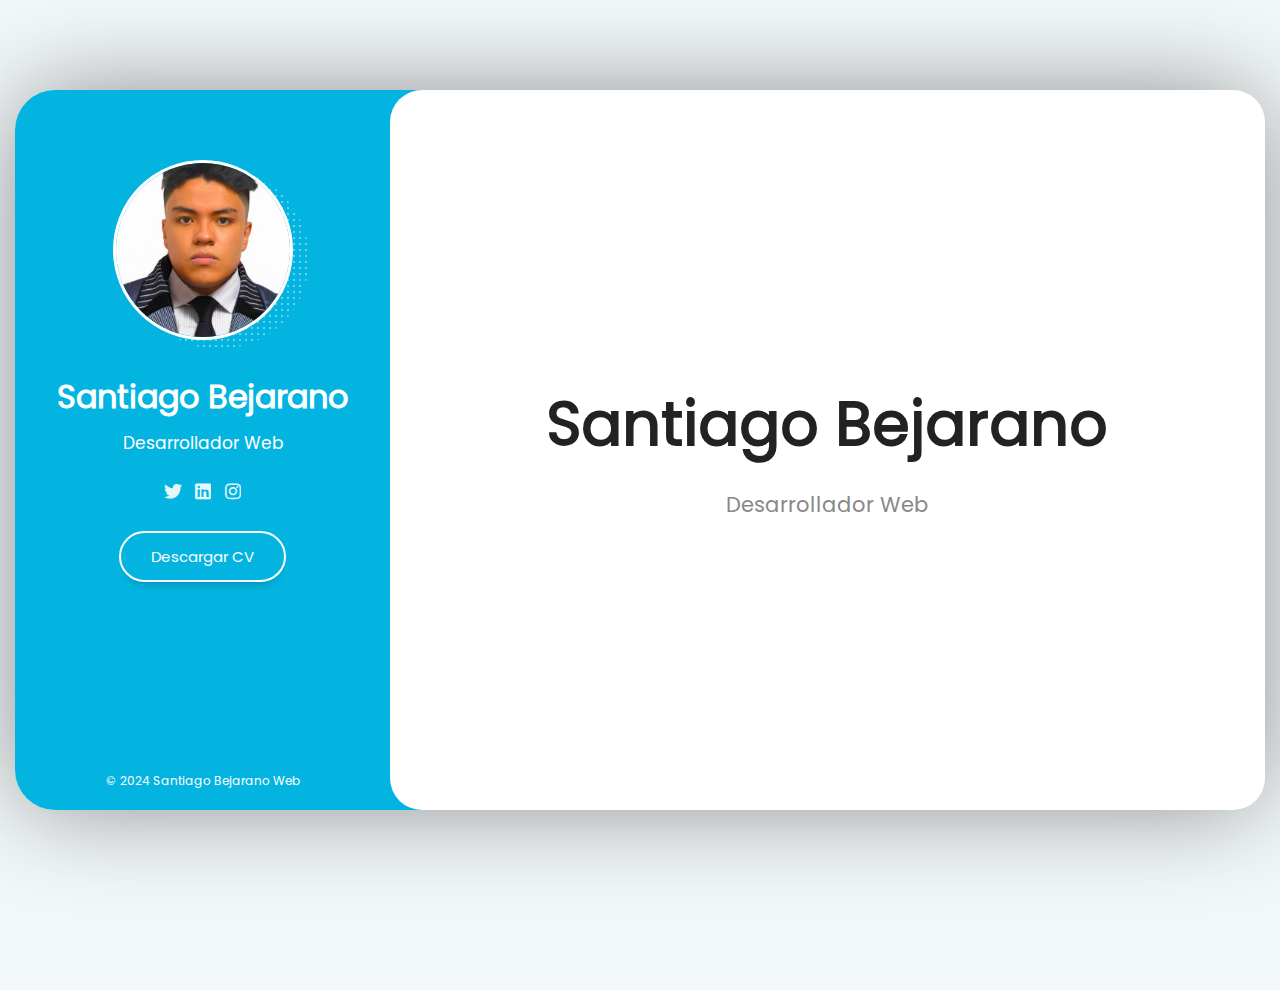
<file: index.html>
<!DOCTYPE html>
<html lang="es">
<head>
    <meta charset="UTF-8">
    <meta name="viewport" content="width=device-width, initial-scale=1.0">
    <!--Estilos-->
    <link rel="stylesheet" href="/assets/css/reset.css">
    <link rel="stylesheet" href="/assets/css/estilo.css">
    <link rel="stylesheet" href="assets/fonts/fontawesome-free-6.1.2-web/css/all.min.css">
    <link rel="stylesheet" href="/assets/fonts/poppins/poppins.css">
    <title>Portafolio</title>
</head>
<body>
     <!--layout principal-->
     <div class="layout">
        <!--barra lateral(info del usuario)-->
        <aside class="layout__aside">
            <section class="aside__user-info">

                <!--informacion general-->
                <div class="user-info__general">
                    <div class="user-info__container-image">
                        <img src="assets/img/default-user.jpg" class="user-info__image" alt="foto de perfil del usuario">
                    </div>

                    <h2 class="user-info__name">Santiago Bejarano</h2>
                    <h4 class="user-info__job">Desarrollador Web</h4>
                </div>
                <!--menu de navegacion-->
                <nav class="layout__menu">
                    <ul class="menu__list">
                        <li class="menu__option">
                            <a href="index.html" class="menu__link menu__link--active">
                                <i class="menu__icon fa-solid fa-house"></i>
                                <span class="menu__overlay">Home</span>
                            </a>
                        </li>
                        <li class="menu__option">
                            <a href="sobre-mi.html" class="menu__link">
                                <i class="menu__icon fa-solid fa-user"></i>
                                <span class="menu__overlay">Sobre mi</span>
                            </a>
                        </li>
                        <li class="menu__option">
                            <a href="estudios.html" class="menu__link">
                                <i class="menu__icon fa-solid fa-graduation-cap"></i>
                                <span class="menu__overlay">Curriculum</span>
                            </a>
                        </li>
                        <li class="menu__option">
                            <a href="portafolio.html" class="menu__link">
                                <i class="menu__icon fa-solid fa-briefcase"></i>
                                <span class="menu__overlay">Portafolio</span>
                            </a>
                        </li>
                        <li class="menu__option">
                            <a href="blog.html" class="menu__link">
                                <i class="menu__icon fa-solid fa-book"></i>
                                <span class="menu__overlay">Blog</span>
                            </a>
                        </li>
                        <li class="menu__option">
                            <a href="contacto.html" class="menu__link">
                                <i class="menu__icon fa-solid fa-envelope"></i>
                                <span class="menu__overlay">Contacto</span>
                            </a>
                        </li>
                    </ul>
                </nav>
                <!--links a redes-->
                <div class="info__user-links">
                    <ul class="links__social">
                        <li class="social__option">
                            <a href="·" class="social__link">
                                <i class="social__icon fa-brands fa-twitter"></i>
                            </a>
                        </li>

                        <li class="social__option">
                            <a href="·" class="social__link">
                                <i class="social__icon fa-brands fa-linkedin"></i>
                            </a>
                        </li>

                        <li class="social__option">
                            <a href="·" class="social__link">
                                <i class="social__icon fa-brands fa-instagram"></i>
                            </a>
                        </li>

                    </ul>
                </div>
                <!--Boton del curriculum-->
                <div class="user-info__buttons">
                    <a href="·" class="user-info__btn">Descargar CV</a>
                </div>
                <!--Pie de pagina-->
                <footer class="user-info__footer">
                    &copy; 2024 Santiago Bejarano Web 
                </footer>
            </section>
        </aside>

        <!--Contenido Principal-->
        <main class="layout__content">
            <section class="content__page">
                <h1 class="page__name">Santiago Bejarano</h1>
                <h2 class="page__job">Desarrollador Web</h2>
            </section>
        </main>
     </div>
</body>
</html>
</file>
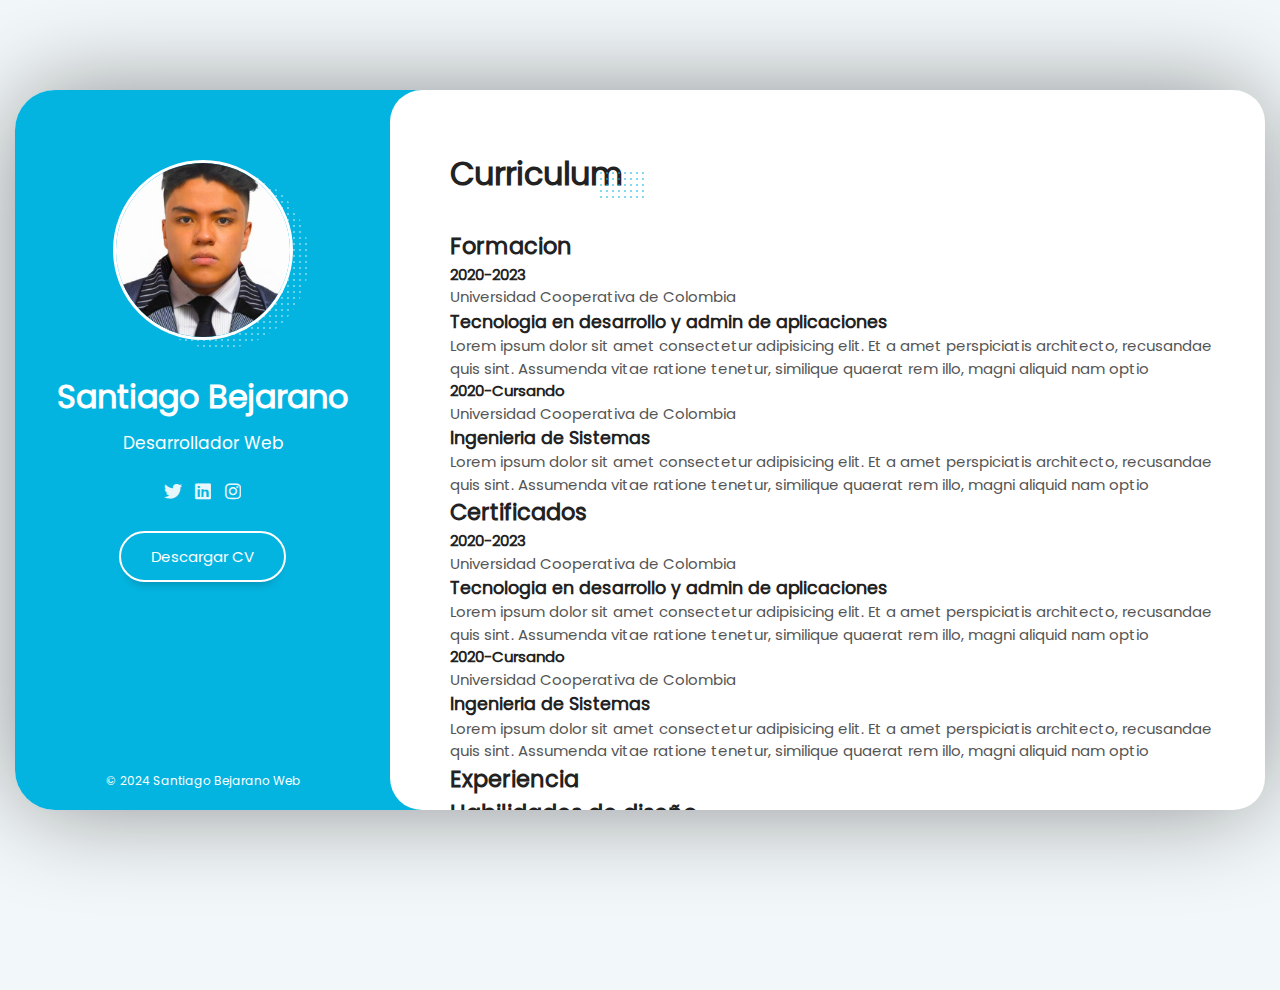
<file: estudios.html>
<!DOCTYPE html>
<html lang="es">
  <head>
    <meta charset="UTF-8" />
    <meta name="viewport" content="width=device-width, initial-scale=1.0" />
    <!--Estilos-->
    <link rel="stylesheet" href="/assets/css/estilo.css" />
    <link rel="stylesheet" href="/assets/css/scroll.css" />
    <link rel="stylesheet" href="/assets/css/reset.css" />
    <link
      rel="stylesheet"
      href="assets/fonts/fontawesome-free-6.1.2-web/css/all.min.css"
    />
    <link rel="stylesheet" href="/assets/fonts/poppins/poppins.css" />
    <title>Portafolio</title>
  </head>
  <body>
    <!--layout principal-->
    <div class="layout">
      <!--barra lateral(info del usuario)-->
      <aside class="layout__aside">
        <section class="aside__user-info">
          <!--informacion general-->
          <div class="user-info__general">
            <div class="user-info__container-image">
              <img
                src="assets/img/default-user.jpg"
                class="user-info__image"
                alt="foto de perfil del usuario"
              />
            </div>

            <h2 class="user-info__name">Santiago Bejarano</h2>
            <h4 class="user-info__job">Desarrollador Web</h4>
          </div>
          <!--menu de navegacion-->
          <nav class="layout__menu">
            <ul class="menu__list">
              <li class="menu__option">
                <a href="index.html" class="menu__link">
                  <i class="menu__icon fa-solid fa-house"></i>
                  <span class="menu__overlay">Home</span>
                </a>
              </li>
              <li class="menu__option">
                <a href="sobre-mi.html" class="menu__link">
                  <i class="menu__icon fa-solid fa-user"></i>
                  <span class="menu__overlay">Sobre mi</span>
                </a>
              </li>
              <li class="menu__option">
                <a href="estudios.html" class="menu__link menu__link--active">
                  <i class="menu__icon fa-solid fa-graduation-cap"></i>
                  <span class="menu__overlay">Curriculum</span>
                </a>
              </li>
              <li class="menu__option">
                <a href="portafolio.html" class="menu__link">
                  <i class="menu__icon fa-solid fa-briefcase"></i>
                  <span class="menu__overlay">Portafolio</span>
                </a>
              </li>
              <li class="menu__option">
                <a href="blog.html" class="menu__link">
                  <i class="menu__icon fa-solid fa-book"></i>
                  <span class="menu__overlay">Blog</span>
                </a>
              </li>
              <li class="menu__option">
                <a href="contacto.html" class="menu__link">
                  <i class="menu__icon fa-solid fa-envelope"></i>
                  <span class="menu__overlay">Contacto</span>
                </a>
              </li>
            </ul>
          </nav>
          <!--links a redes-->
          <div class="info__user-links">
            <ul class="links__social">
              <li class="social__option">
                <a href="·" class="social__link">
                  <i class="social__icon fa-brands fa-twitter"></i>
                </a>
              </li>

              <li class="social__option">
                <a href="·" class="social__link">
                  <i class="social__icon fa-brands fa-linkedin"></i>
                </a>
              </li>

              <li class="social__option">
                <a href="·" class="social__link">
                  <i class="social__icon fa-brands fa-instagram"></i>
                </a>
              </li>
            </ul>
          </div>
          <!--Boton del curriculum-->
          <div class="user-info__buttons">
            <a href="·" class="user-info__btn">Descargar CV</a>
          </div>
          <!--Pie de pagina-->
          <footer class="user-info__footer">
            &copy; 2024 Santiago Bejarano Web
          </footer>
        </section>
      </aside>

      <!--Contenido Principal-->
      <main class="layout__content">
        <section class="content__page content__resume">
          <!--ESTE CONTENIDO CAMBIA EN CADA PAGINA DEL SITIO WEB-->
          <header class="resume__header">
            <h1 class="resume__title">Curriculum</h1>
          </header>

          <div class="resume__container">
            <section class="resume__left">
              <header class="resume__subheader">
                <h2 class="resume__subtitle">Formacion</h2>
              </header>

              <div class="resume__timelines">
                <article class="timelines__item">
                  <header class="timeline__header">
                    <h4 class="timeline__year">2020-2023</h4>
                    <span class="timeline__conpany"
                      >Universidad Cooperativa de Colombia
                    </span>
                  </header>

                  <div class="timeline__divider"></div>

                  <div class="timeline__description">
                    <h3 class="timeline__title">
                      Tecnologia en desarrollo y admin de aplicaciones
                    </h3>
                    <p class="timeline__description">
                      Lorem ipsum dolor sit amet consectetur adipisicing elit.
                      Et a amet perspiciatis architecto, recusandae quis sint.
                      Assumenda vitae ratione tenetur, similique quaerat rem
                      illo, magni aliquid nam optio
                    </p>
                  </div>
                </article>
                <article class="timelines__item">
                  <header class="timeline__header">
                    <h4 class="timeline__year">2020-Cursando</h4>
                    <span class="timeline__conpany"
                      >Universidad Cooperativa de Colombia
                    </span>
                  </header>

                  <div class="timeline__divider"></div>

                  <div class="timeline__description">
                    <h3 class="timeline__title">Ingenieria de Sistemas</h3>
                    <p class="timeline__description">
                      Lorem ipsum dolor sit amet consectetur adipisicing elit.
                      Et a amet perspiciatis architecto, recusandae quis sint.
                      Assumenda vitae ratione tenetur, similique quaerat rem
                      illo, magni aliquid nam optio
                    </p>
                  </div>
                </article>
              </div>

              <header class="resume__subheader">
                <h2 class="resume__subtitle">Certificados</h2>
              </header>
              <div class="resume__timelines">
                <article class="timelines__item">
                  <header class="timeline__header">
                    <h4 class="timeline__year">2020-2023</h4>
                    <span class="timeline__conpany"
                      >Universidad Cooperativa de Colombia
                    </span>
                  </header>

                  <div class="timeline__divider"></div>

                  <div class="timeline__description">
                    <h3 class="timeline__title">
                      Tecnologia en desarrollo y admin de aplicaciones
                    </h3>
                    <p class="timeline__description">
                      Lorem ipsum dolor sit amet consectetur adipisicing elit.
                      Et a amet perspiciatis architecto, recusandae quis sint.
                      Assumenda vitae ratione tenetur, similique quaerat rem
                      illo, magni aliquid nam optio
                    </p>
                  </div>
                </article>
                <article class="timelines__item">
                  <header class="timeline__header">
                    <h4 class="timeline__year">2020-Cursando</h4>
                    <span class="timeline__conpany"
                      >Universidad Cooperativa de Colombia
                    </span>
                  </header>

                  <div class="timeline__divider"></div>

                  <div class="timeline__description">
                    <h3 class="timeline__title">Ingenieria de Sistemas</h3>
                    <p class="timeline__description">
                      Lorem ipsum dolor sit amet consectetur adipisicing elit.
                      Et a amet perspiciatis architecto, recusandae quis sint.
                      Assumenda vitae ratione tenetur, similique quaerat rem
                      illo, magni aliquid nam optio
                    </p>
                  </div>
                </article>
              </div>
              <header class="resume__subheader">
                <h2 class="resume__subtitle">Experiencia</h2>
              </header>
            </section>

            <section class="resume__rigth">
              <header class="resume__subheader">
                <h2 class="resume__subtitle">Habilidades de diseño</h2>
              </header>
              <header class="resume__subheader">
                <h2 class="resume__subtitle">Habilidades de Codigo</h2>
              </header>
            </section>
          </div>
        </section>
      </main>
    </div>
  </body>
</html>
</file>
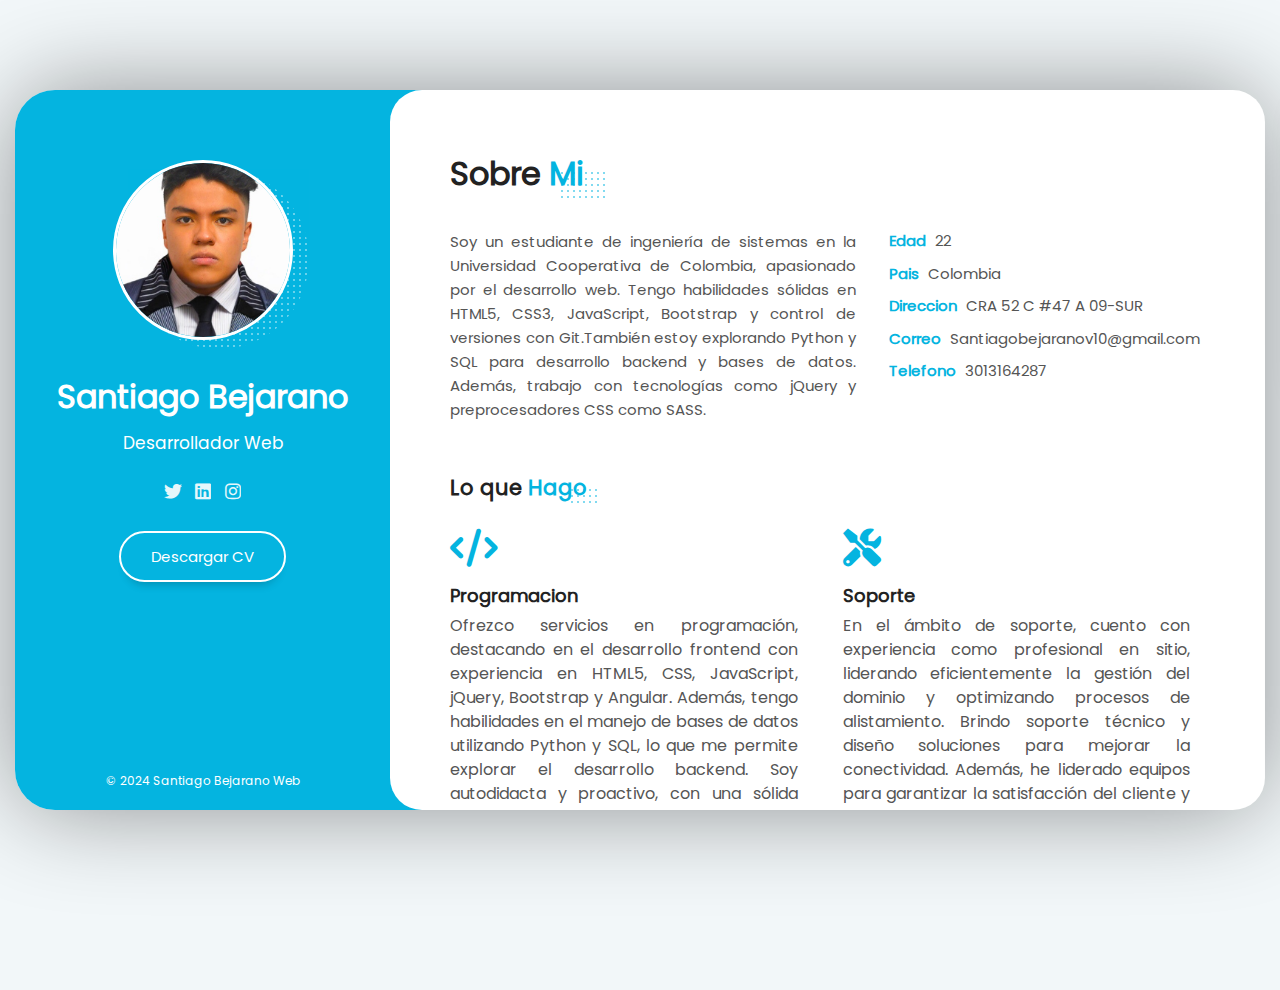
<file: sobre-mi.html>
<!DOCTYPE html>
<html lang="es">
  <head>
    <meta charset="UTF-8" />
    <meta name="viewport" content="width=device-width, initial-scale=1.0" />
    <!--Estilos-->
    <link rel="stylesheet" href="/assets/css/estilo.css" />
    <link rel="stylesheet" href="/assets/css/scroll.css" />
    <link rel="stylesheet" href="/assets/css/reset.css" />
    <link
      rel="stylesheet"
      href="assets/fonts/fontawesome-free-6.1.2-web/css/all.min.css"
    />
    <link rel="stylesheet" href="/assets/fonts/poppins/poppins.css" />
    <title>Portafolio</title>
  </head>
  <body>
    <!--layout principal-->
    <div class="layout">
      <!--barra lateral(info del usuario)-->
      <aside class="layout__aside">
        <section class="aside__user-info">
          <!--informacion general-->
          <div class="user-info__general">
            <div class="user-info__container-image">
              <img
                src="assets/img/default-user.jpg"
                class="user-info__image"
                alt="foto de perfil del usuario"
              />
            </div>

            <h2 class="user-info__name">Santiago Bejarano</h2>
            <h4 class="user-info__job">Desarrollador Web</h4>
          </div>
          <!--menu de navegacion-->
          <nav class="layout__menu">
            <ul class="menu__list">
              <li class="menu__option">
                <a href="index.html" class="menu__link">
                  <i class="menu__icon fa-solid fa-house"></i>
                  <span class="menu__overlay">Home</span>
                </a>
              </li>
              <li class="menu__option">
                <a href="sobre-mi.html" class="menu__link menu__link--active">
                  <i class="menu__icon fa-solid fa-user"></i>
                  <span class="menu__overlay">Sobre mi</span>
                </a>
              </li>
              <li class="menu__option">
                <a href="estudios.html" class="menu__link">
                  <i class="menu__icon fa-solid fa-graduation-cap"></i>
                  <span class="menu__overlay">Curriculum</span>
                </a>
              </li>
              <li class="menu__option">
                <a href="portafolio.html" class="menu__link">
                  <i class="menu__icon fa-solid fa-briefcase"></i>
                  <span class="menu__overlay">Portafolio</span>
                </a>
              </li>
              <li class="menu__option">
                <a href="blog.html" class="menu__link">
                  <i class="menu__icon fa-solid fa-book"></i>
                  <span class="menu__overlay">Blog</span>
                </a>
              </li>
              <li class="menu__option">
                <a href="contacto.html" class="menu__link">
                  <i class="menu__icon fa-solid fa-envelope"></i>
                  <span class="menu__overlay">Contacto</span>
                </a>
              </li>
            </ul>
          </nav>
          <!--links a redes-->
          <div class="info__user-links">
            <ul class="links__social">
              <li class="social__option">
                <a href="·" class="social__link">
                  <i class="social__icon fa-brands fa-twitter"></i>
                </a>
              </li>

              <li class="social__option">
                <a href="·" class="social__link">
                  <i class="social__icon fa-brands fa-linkedin"></i>
                </a>
              </li>

              <li class="social__option">
                <a href="·" class="social__link">
                  <i class="social__icon fa-brands fa-instagram"></i>
                </a>
              </li>
            </ul>
          </div>
          <!--Boton del curriculum-->
          <div class="user-info__buttons">
            <a href="·" class="user-info__btn">Descargar CV</a>
          </div>
          <!--Pie de pagina-->
          <footer class="user-info__footer">
            &copy; 2024 Santiago Bejarano Web
          </footer>
        </section>
      </aside>

      <!--Contenido Principal-->
      <main class="layout__content">
        <section class="content__page content__about">
          <!--ESTE CONTENIDO CAMBIA EN CADA PAGINA DEL SITIO WEB-->
          <header class="about__header">
            <h1 class="about__title">
              Sobre <span class="title__color"> Mi </span>
            </h1>
          </header>

          <section class="about__personal-info">
            <article class="personal-info__bio">
              <p class="personal-info__description">
                Soy un estudiante de ingeniería de sistemas en la Universidad
                Cooperativa de Colombia, apasionado por el desarrollo web. Tengo
                habilidades sólidas en HTML5, CSS3, JavaScript, Bootstrap y
                control de versiones con Git.También estoy explorando Python y
                SQL para desarrollo backend y bases de datos. Además, trabajo
                con tecnologías como jQuery y preprocesadores CSS como SASS.
              </p>
            </article>
            <div class="personal-info__data">
              <ul class="personal-info__list">
                <li class="personal-info__option">
                  <span class="personal-info__title">Edad</span>
                  <span class="personal-info__value">22</span>
                </li>
                <li class="personal-info__option">
                  <span class="personal-info__title">Pais</span>
                  <span class="personal-info__value">Colombia</span>
                </li>
                <li class="personal-info__option">
                  <span class="personal-info__title">Direccion</span>
                  <span class="personal-info__value"
                    >CRA 52 C #47 A 09-SUR</span
                  >
                </li>
                <li class="personal-info__option">
                  <span class="personal-info__title">Correo</span>
                  <span class="personal-info__value"
                    >Santiagobejaranov10@gmail.com</span
                  >
                </li>
                <li class="personal-info__option">
                  <span class="personal-info__title">Telefono</span>
                  <span class="personal-info__value">3013164287</span>
                </li>
              </ul>
            </div>
          </section>

          <section class="about__services">
            <header class="services__header">
              <h2 class="services__title">
                Lo que <span class="title__color"> Hago </span>
              </h2>
            </header>

            <div class="services__container">
              <article class="services__service">
                <div class="service__icon">
                  <i class="service__real-icon fa-solid fa-code"></i>
                </div>

                <div class="service__content">
                  <h3 class="service__title">Programacion</h3>
                  <p class="service__description">
                    Ofrezco servicios en programación, destacando en el
                    desarrollo frontend con experiencia en HTML5, CSS,
                    JavaScript, jQuery, Bootstrap y Angular. Además, tengo
                    habilidades en el manejo de bases de datos utilizando Python
                    y SQL, lo que me permite explorar el desarrollo backend. Soy
                    autodidacta y proactivo, con una sólida comprensión de
                    control de versiones con Git.
                  </p>
                </div>
              </article>

              <article class="services__service">
                <div class="service__icon">
                  <i
                    class="service__real-icon fa-solid fa-screwdriver-wrench"
                  ></i>
                </div>

                <div class="service__content">
                  <h3 class="service__title">Soporte</h3>
                  <p class="service__description">
                    En el ámbito de soporte, cuento con experiencia como
                    profesional en sitio, liderando eficientemente la gestión
                    del dominio y optimizando procesos de alistamiento. Brindo
                    soporte técnico y diseño soluciones para mejorar la
                    conectividad. Además, he liderado equipos para garantizar la
                    satisfacción del cliente y gestionado devoluciones de manera
                    eficiente.
                  </p>
                </div>
              </article>

              <article class="services__service">
                <div class="service__icon">
                  <i class="service__real-icon fa-solid fa-computer"></i>
                </div>

                <div class="service__content">
                  <h3 class="service__title">Desarrollo Web</h3>
                  <p class="service__description">
                    En el ámbito del desarrollo web, ofrezco servicios completos
                    que abarcan tanto el frontend como el backend. En el
                    frontend, tengo experiencia sólida en el uso de tecnologías
                    como HTML5, CSS, JavaScript, jQuery, Bootstrap y Angular
                    para crear interfaces atractivas y funcionales que
                    proporcionen una experiencia de usuario excepcional. Además,
                    puedo desarrollar aplicaciones web dinámicas y robustas
                    utilizando frameworks como Angular.
                  </p>
                </div>
              </article>

              <article class="services__service">
                <div class="service__icon">
                  <i
                    class="service__real-icon fa-solid fa-magnifying-glass-chart"
                  ></i>
                </div>

                <div class="service__content">
                  <h3 class="service__title">Analisis de datos</h3>
                  <p class="service__description">
                    en analítica de datos, tengo habilidades en Power BI, siendo
                    capaz de extraer, transformar y visualizar datos para
                    generar insights que impulsen la toma de decisiones. Creo
                    paneles de control interactivos y reportes personalizados,
                    optimizando procesos y presentando información de manera
                    visual para facilitar su comprensión y análisis.
                  </p>
                </div>
              </article>
            </div>
          </section>

          <!-- <section class="about__reviews">
            <header class="reviews__header">
              <h2 class="reviews__title">Reseñas</h2>
            </header>
            <div class="reviews__container">
              <article class="reviews__review">
                <div class="review__image-container">
                  <img
                    src="/assets/img/testimonio1.jpg"
                    alt="Cara de cliente"
                    class="review__image"
                  />
                  <div class="review__description">
                    <p class="review__text">
                      Lorem ipsum dolor sit amet consectetur adipisicing elit.
                      Sit itaque nihil aliquid deserunt quidem, suscipit
                      perspiciatis nulla omnis, earum perferendis animi quae
                      corporis ipsum culpa, error rem numquam beatae rerum.
                    </p>
                  </div>
                  <div class="review__author">
                    <div class="review__author-info">
                      <h4 class="review__name">Ana Lopez</h4>
                      <h5 class="review__company">Developers S.A</h5>
                    </div>
                    <div class="review__author-icon">
                      <i class="review__icon fa-solid fa-quote-right"></i>
                    </div>
                  </div>
                </div>
              </article>
              <article class="reviews__review">
                <div class="review__image-container">
                  <img
                    src="/assets/img/testimonio2.jpg"
                    alt="Cara de cliente"
                    class="review__image"
                  />
                  <div class="review__description">
                    <p class="review__text">
                      Lorem ipsum dolor sit amet consectetur adipisicing elit.
                      Sit itaque nihil aliquid deserunt quidem, suscipit
                      perspiciatis nulla omnis, earum perferendis animi quae
                      corporis ipsum culpa, error rem numquam beatae rerum.
                    </p>
                  </div>
                  <div class="review__author">
                    <div class="review__author-info">
                      <h4 class="review__name">Ruben Martines</h4>
                      <h5 class="review__company">FullStack S.L</h5>
                    </div>
                    <div class="review__author-icon">
                      <i class="review__icon fa-solid fa-quote-right"></i>
                    </div>
                  </div>
                </div>
              </article>
            </div>
          </section>

          <section class="about__clients">
            <header class="clients__header">
              <h2 class="clients__title">Clientes</h2>
            </header>

            <div class="clients__container">
              <article class="clients__item">
                <a href="#" class="clients__link">
                  <img
                    src="assets/img/cliente-1.png"
                    alt="Logo cliente"
                    class="clients__image"
                  />
                </a>
              </article>
              <article class="clients__item">
                <a href="#" class="clients__link">
                  <img
                    src="assets/img/cliente-2.png"
                    alt="Logo cliente"
                    class="clients__image"
                  />
                </a>
              </article>
              <article class="clients__item">
                <a href="#" class="clients__link">
                  <img
                    src="assets/img/cliente-3.png"
                    alt="Logo cliente"
                    class="clients__image"
                  />
                </a>
              </article>
              <article class="clients__item">
                <a href="#" class="clients__link">
                  <img
                    src="assets/img/cliente-4.png"
                    alt="Logo cliente"
                    class="clients__image"
                  />
                </a>
              </article>
              <article class="clients__item">
                <a href="#" class="clients__link">
                  <img
                    src="assets/img/cliente-5.png"
                    alt="Logo cliente"
                    class="clients__image"
                  />
                </a>
              </article>
            </div>
          </section>

          <section class="about__prices">
            <header class="price__header">
              <h2 class="price__title">Precio</h2>
            </header>

            <div class="price__container">
              <article class="prices__box">
                <div class="prices__subtitle">
                  <span class="prices__text">Normal</span>
                </div>
                <div class="prices__price">
                  <span class="prices__number"> 20$ </span>
                  <small class="prices__advise"> Al mes </small>
                </div>
                <div class="prices__buy">
                  <a href="#" class="prices__btn"> Prueba Gratis </a>
                </div>
                <div class="prices__reward">Un curso de desarrollo web</div>
                <div class="prices__reward">Soporte a preguntas</div>
                <div class="prices__reward">Certificado de Finalización</div>
              </article>
              <article class="prices__box">
                <div class="prices__subtitle">
                  <span class="prices__text">Premium</span>
                </div>
                <div class="prices__price">
                  <span class="prices__number"> 50$ </span>
                  <small class="prices__advise"> Al mes </small>
                </div>
                <div class="prices__buy">
                  <a href="#" class="prices__btn"> Prueba Gratis </a>
                </div>
                <div class="prices__reward">Cinco cursos de desarrollo web</div>
                <div class="prices__reward">
                  Soporte a preguntas prioritario
                </div>
                <div class="prices__reward">Certificado de Finalización</div>
              </article>
            </div>
          </section>

          <section class="about__extra">
            <header class="extra__header">
              <h2 class="extra__title">
                Informacion <span class="title__color">Extra</span>
              </h2>
            </header>
            <div class="extra__container">
              <article class="extra__info">
                <i class="extra__icon fa-solid fa-heart"></i>
                <h4 class="extra__subtitle">Alumnos Contentos</h4>
                <span class="extra__quantity">375.000</span>
              </article>
              <article class="extra__info">
                <i class="extra__icon fa-solid fa-clock"></i>
                <h4 class="extra__subtitle">Horas de contenido</h4>
                <span class="extra__quantity">1.000</span>
              </article>
              <article class="extra__info">
                <i class="extra__icon fa-solid fa-star"></i>
                <h4 class="extra__subtitle">Puntuacion</h4>
                <span class="extra__quantity">10</span>
              </article>
            </div>
          </section> -->
        </section>
      </main>
    </div>
  </body>
</html>
</file>
<file: assets/css/estilo.css>
/*DEFINICION DE LAS VARIABLES*/
:root {
  --color-principal: #ffffff;
  --color-secundary: #04b4e0;

  --color-background: #f2f7f9;
  --color-transparent: transparent;

  --color-icon: #b5b6b7;
  --color-title: #222222;
  --color-subtitle: #888;
  --color-text: #555;
}

/*ESTILOS GENERALES*/
html {
  font-size: 10px;
}
body {
  width: 100%;
  height: 100%;
  font-family: "poppins", Arial, Helvetica, sans-serif;
  font-size: 1.5rem;
  background-color: var(--color-background);
  color: var(--color-text);
}
h1,
h2,
h3,
h4,
h5,
h6 {
  color: var(--color-title);
}

/*ESTRUCTURA PRINCIPAL*/
.layout {
  position: relative;
  min-width: 1250px;
  width: 80%;
  height: 70vh;
  min-height: 80vh;
  margin: 10vh auto;

  display: grid;
  grid-template-areas: "aside content";
  grid-template-columns: 30% 70%;

  /*SOMBRA DETRAS DEL LAYOUT*/
  border-radius: 4rem;
  box-shadow: 0 0 100px -5px rgba(0, 0, 0, 0.45);
}

/*BARRA LATERAL AZUL*/
.layout__aside {
  grid-area: aside;

  border-radius: 4rem 0 0 4rem;
  overflow: auto;
  overflow-x: hidden;
}

.aside__user-info {
  display: flex;
  flex-direction: column;
  align-items: center;
  text-align: center;

  min-height: 100%;
  min-width: 30rem;

  background-color: var(--color-secundary);
  color: var(--color-principal);
}
/*CONTENEDOR DE LA IMAGEN*/
.user-info__container-image {
  position: relative;
  display: inline-block;
  width: 18rem;
  margin-top: 7rem;
  z-index: 1;
  /* overflow: hidden; */
}
/*FOTO DE PERFIL*/
.user-info__image {
  background-color: var(--color-principal);
  border: 0.3rem solid var(--color-principal);
  border-radius: 20rem;
}
/*  pseudoclase after, para manipular lo que hay detras de la imagen  */
/*  agregamos un hijo al final de este contenedor  */
.user-info__container-image::after {
  content: "hola";
  position: absolute;
  top: 5%;
  left: 9%;
  z-index: -1;
  width: 100%;
  height: 100%;

  /*  con esta funcion generamos degradados con puntitos.  */
  background-image: -webkit-repeating-radial-gradient(
    center center,
    #fff,
    #fff 1px,
    transparent 0px,
    transparent 100%
  );
  background-size: 0.6rem 0.6rem;
  opacity: 0.4;
  border-radius: 30rem;
}

/*  titulo del nombre  */
.user-info__name {
  margin-top: 2.6rem;
  font-size: 3.2rem;
  font-weight: bold;
  color: var(--color-principal);
}
/*  titulo desarrollador web  */
.user-info__job {
  font-size: 1.7rem;
  font-weight: 200;
  margin-top: 1rem;
  color: var(--color-principal);
}
/*  iconos de las redes sociales  */
.user-info__links {
  margin-bottom: 3.6rem;
}

.links__social {
  margin-top: 2rem;
  text-align: center;
  display: flex;
  flex-direction: row;
}

.social__option {
  height: 3rem;
  width: 3rem;
  font-size: 1.8rem;
  line-height: 3.2rem;
  opacity: 0.9;
  border-radius: 3rem;
  transition: all 300ms ease-in-out;
}

.social__option:hover {
  opacity: 1;
  background-color: rgba(255, 255, 255, 0.2);
}
/*  estilos al boton  */
.user-info__buttons {
  margin-top: 4rem;
  margin-bottom: 4rem;
}

.user-info__btn {
  padding: 3rem;
  padding-top: 1.3rem;
  padding-bottom: 1.3rem;
  border: 2px solid var(--color-principal);
  border-radius: 3.2rem;
  color: var(--color-principal);
  box-shadow: 0 10px 10px -8px rgba(0, 0, 0, 0.22);
  transition: all 300ms ease-in-out;
}

.user-info__btn:hover {
  background-color: var(--color-principal);
  color: var(--color-secundary);
}
/*  estilos al footer  */
.user-info__footer {
  position: absolute;
  bottom: 2rem;
  font-size: 1.2rem;
}

/*CONTENEDOR PRINCIPAL*/
.layout__content {
  grid-area: content;
  height: 100%;
  min-height: 100%;

  background-color: var(--color-secundary);

  border-radius: 0 10rem 10rem 0;
}

.content__page {
  min-height: 100%;
  background-color: var(--color-principal);
  border-radius: 3.2rem;

  display: flex;
  flex-direction: column;
  justify-content: center;
  align-items: center;
}

/*  titulo del nombre  */
.page__name {
  font-size: 6rem;
  margin-bottom: 2rem;
}

/*  titulo de la profesion  */
.page__job {
  font-size: 2.1rem;
  font-weight: lighter;
  color: var(--color-subtitle);
}

/*  MENU DE NAVEGACION LATERAL  */
.layout__menu {
  display: block;
  position: absolute;
  top: 0;
  right: -105px;
  min-width: 11rem;
  background-color: var(--color-transparent);
}

/*aca se crean los estilos de la barra lateral */
.menu__list {
  position: relative;

  display: flex;
  flex-direction: column;
  justify-content: space-between;
  align-items: center;

  width: 60%;
  min-height: 32rem;
  padding: 2rem 0;
  margin-left: 3.5rem;

  background-color: var(--color-principal);
  box-shadow: 0 0 3rem -0.5rem rgba(0, 0, 0, 0.15);
  border-radius: 5rem;
}
/*ACOMODAR MEJOR LOS ICONOS*/
.menu__option {
  display: block;
  width: 100%;
  text-align: center;
  transition: all 300ms ease-in-out;
}
/*AL PASAR EL MOUSE SOBRE LA BARRA QUE CAMBIE EL COLOR*/
.menu__option:hover .menu__icon {
  color: var(--color-secundary);
}
/*SE DA EL COLOR A LOS ICONOS Y SU TAMAÑO*/
.menu__icon {
  color: var(--color-icon);
  font-size: 2.8rem;
}
.menu__option:hover .menu__icon,
.menu__link--active .menu__icon {
    color: var(--color-secundary);
}

.menu__overlay {
  position: absolute;
  right: 0;
  margin-top: -3.2rem;
  display: block;
  opacity: 0;
  padding: 0.5rem 1rem;
  color: var(--color-principal);
  background-color: var(--color-secundary);
  white-space: nowrap;
  transition: all 300ms ease-in-out;
}

.menu__option:hover .menu__overlay {
  opacity: 1;
  right: 100%;
  border-radius: 4rem;
  opacity: 1;
}
/*                   SOBRE MI   /    OTRAS PAGINAS                  */

.content__about,
.content__resume {
  display: block;
  height: 100%;
  min-height: 100%;
  padding: 6rem;
  padding-right: 3rem;
  overflow: auto;
}

.about__header,
.resume__header {
  display: inline-block;
  margin-bottom: 3.2rem;
}

.about__title,
.resume__title {
  font-size: 3.2rem;
  position: relative;
}

.title__color {
  color: var(--color-secundary);
}

.about__title::after ,
.resume__title::after{
  content: "";
  position: absolute;
  top: 20px;
  right: -25px;
  width: 50px;
  height: 30px;
  background-image: -webkit-radial-gradient(
    center center,
    var(--color-secundary),
    var(--color-secundary) 1px,
    transparent 0px,
    transparent 100%
  );
  background-size: 6px 6px;
  opacity: 0.5;
}

/*INFORMACION PERSONAL*/
.about__services{
  width: 100%;
  margin-bottom: 3rem;
}

.about__personal-info{
  display: flex;
  flex-direction: row;
  width: 100%;
  margin-bottom: 5rem;
}
.personal-info__bio{
  flex-basis: 54%;
}
.personal-info__description{
  font-size: 1.5rem;
  line-height: 2.4rem;
  text-align: justify;
  margin-right: 1.8rem;

}
.personal-info__data{
  flex-basis: 46%;
  padding: 0 1.5rem;
}
.personal-info__option{
  margin-bottom: 1rem;
}
.personal-info__title{
  color: var(--color-secundary);
  margin-right: 0.5rem;
  font-weight: bold;
}

/*SERVICIOS*/

.services__header{
  display: inline-block;
  padding-right: 1.2rem;
  position: relative;
  margin-bottom: 2.5rem;
}
.services__title{
  font-size: 2.1rem;
}
.services__title::after{
  content: "";
  position: absolute;
  top: 15px;
  width: 30px;
  height: 20px;
  right: 0px;
  background-image: -webkit-radial-gradient(
    center center,
    var(--color-secundary),
    var(--color-secundary) 1px,
    transparent 0px,
    transparent 100%
  );
  background-size: 6px 6px;
  opacity: 0.5;
}
.services__container{
  width: 100%;
  display: flex;
  flex-direction: row;
  flex-wrap: wrap;
}

.services__service{
  flex-basis: calc(50% - 4.5rem);
  margin-right: 4.5rem;
  margin-bottom: 3.5rem;
}
.service__real-icon{
  color: var(--color-secundary);
  font-size: 3.8rem;
  margin-bottom: 1rem;
}
.service__title{
  font-size: 1.8rem;
  margin: 0.5rem 0;
}
.service__description{
  font-size: 1.6rem;
  text-align:justify
}
</file>
<file: assets/fonts/poppins/poppins.css>
@font-face {
    font-family: "Poppins";
    src: url("./Poppins-Regular.ttf") format("truetype");
    font-weight: 400;
    font-style: normal;
}
</file>
<file: assets/css/scroll.css>
:root{
    --color-scrollbar:#d3d3d3;
    --color-background-scroll:#eee;
}

/*Scroll Moz*/
body::-webkit-scrollbar{
        width: 0px;
    
}

/*Scroll Chrome*/
.content__page::-webkit-scrollbar{
    width: 25px;
    background: transparent;
}

.content__page::-webkit-scrollbar-thumb{
    border: 10px solid transparent;
    box-shadow: none;
    border-radius: 40px;
}
.content__page:hover::-webkit-scrollbar-thumb{
    box-shadow: inset 0 0 0 10px var(--color-scrollbar);
}
.content__page:hover::-webkit-scrollbar-thumb:hover{
    box-shadow: inset 0 0 0 10px var(--color-secundary);
    border: 8px solid transparent;
}
.content__page::-webkit-scrollbar-track{
    background-color: transparent;
    margin: 40px 0;
}
</file>
